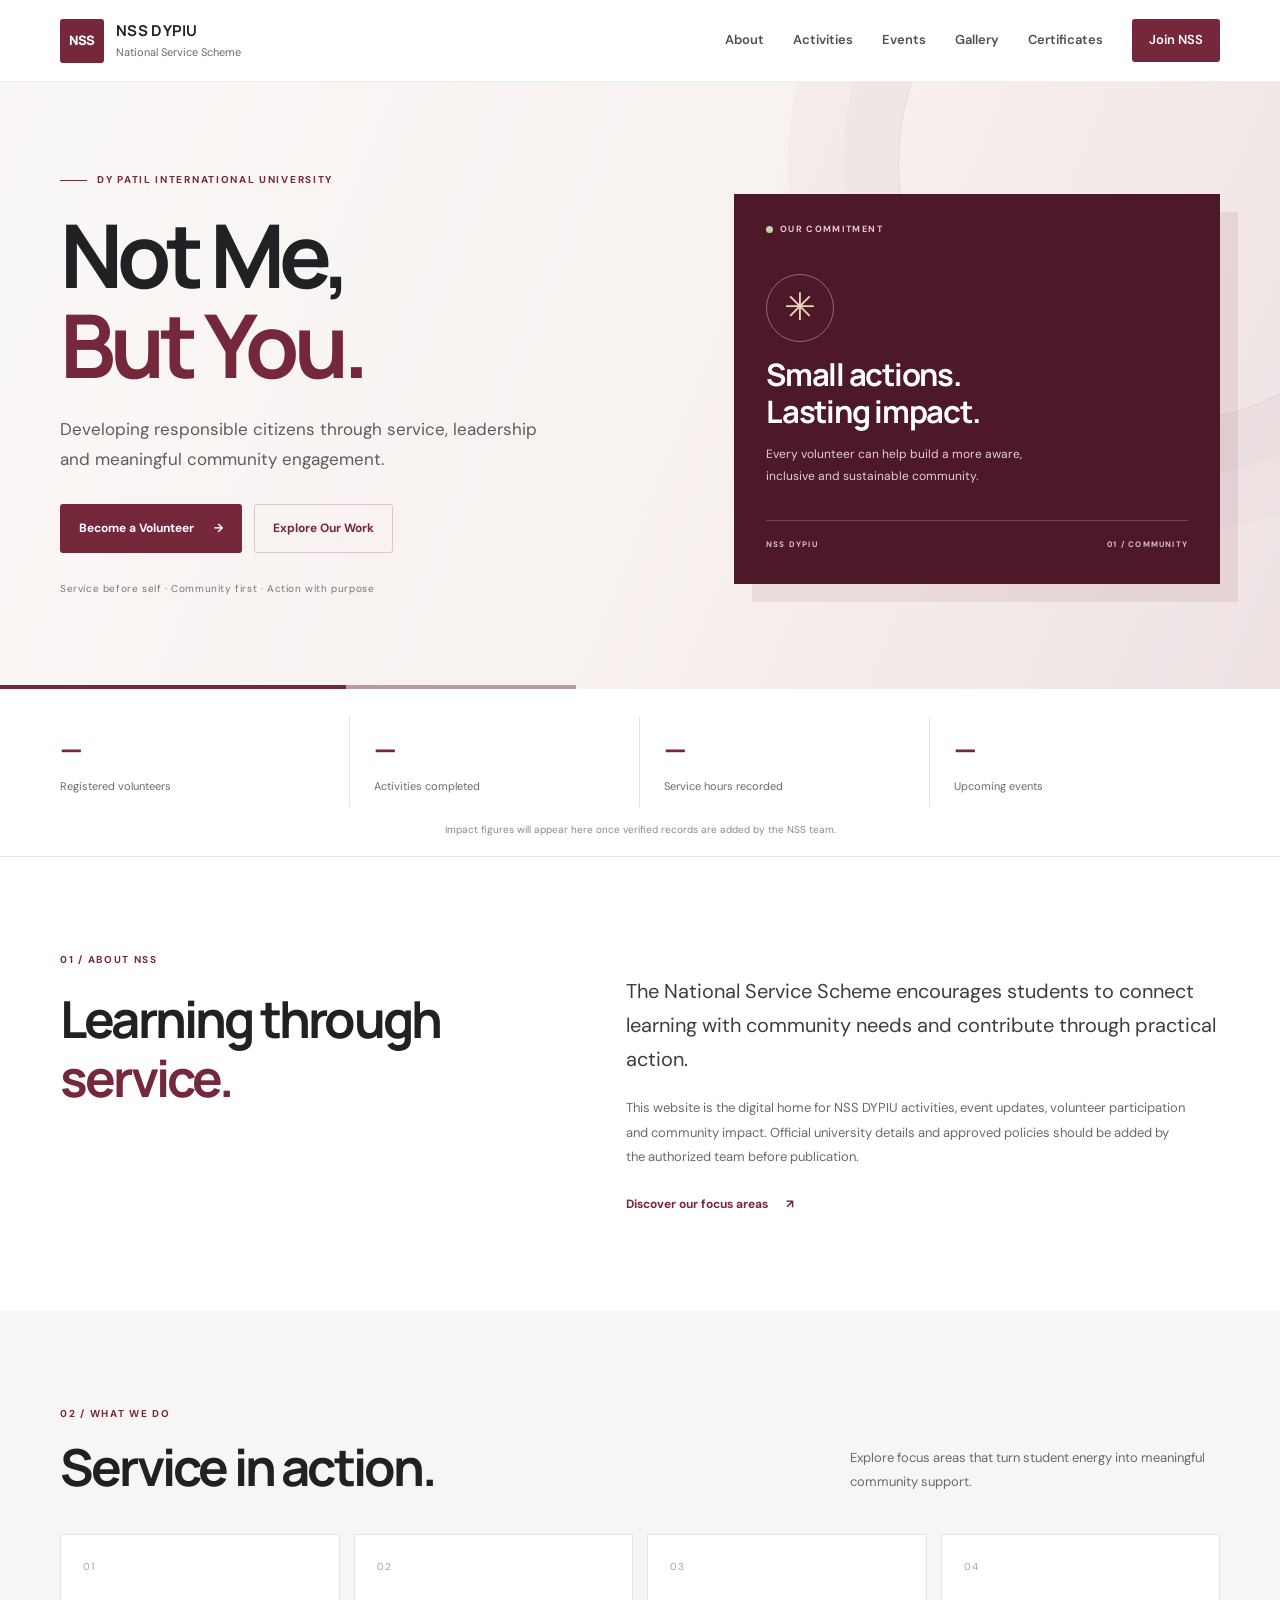
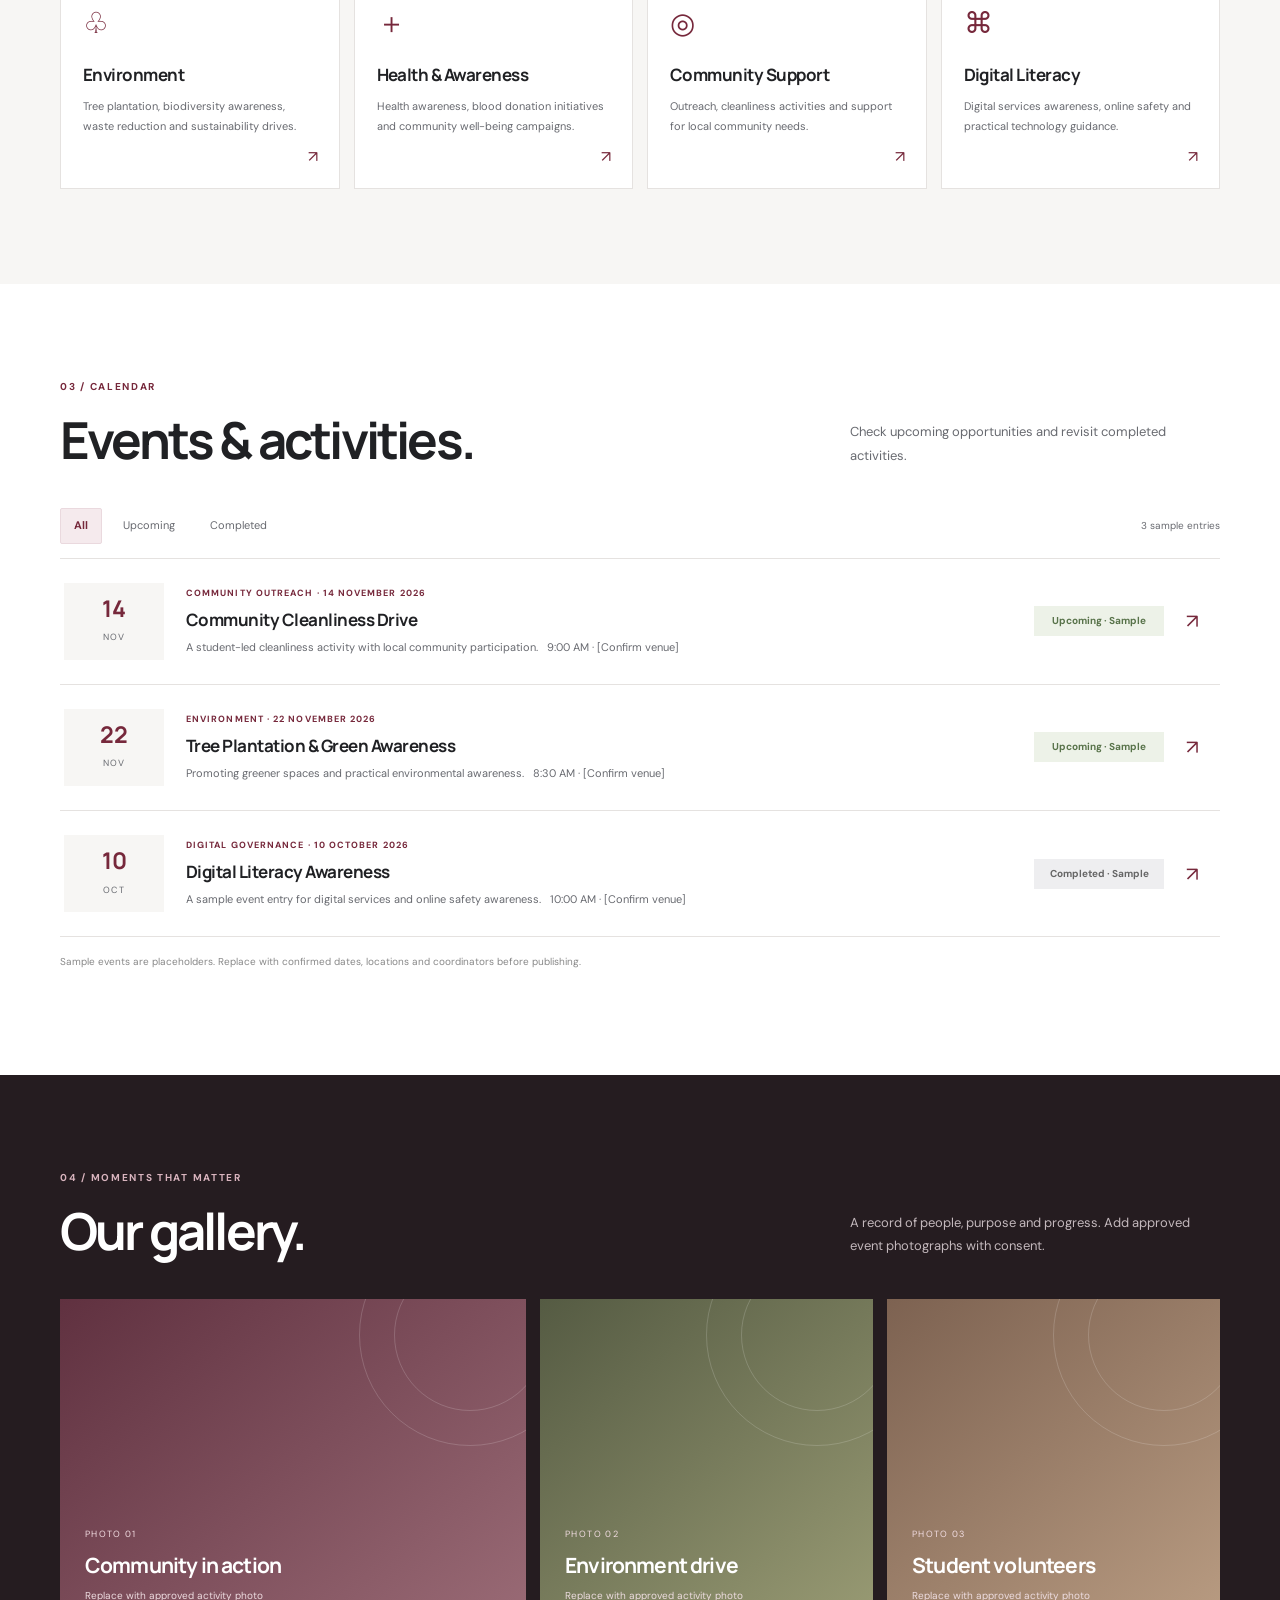
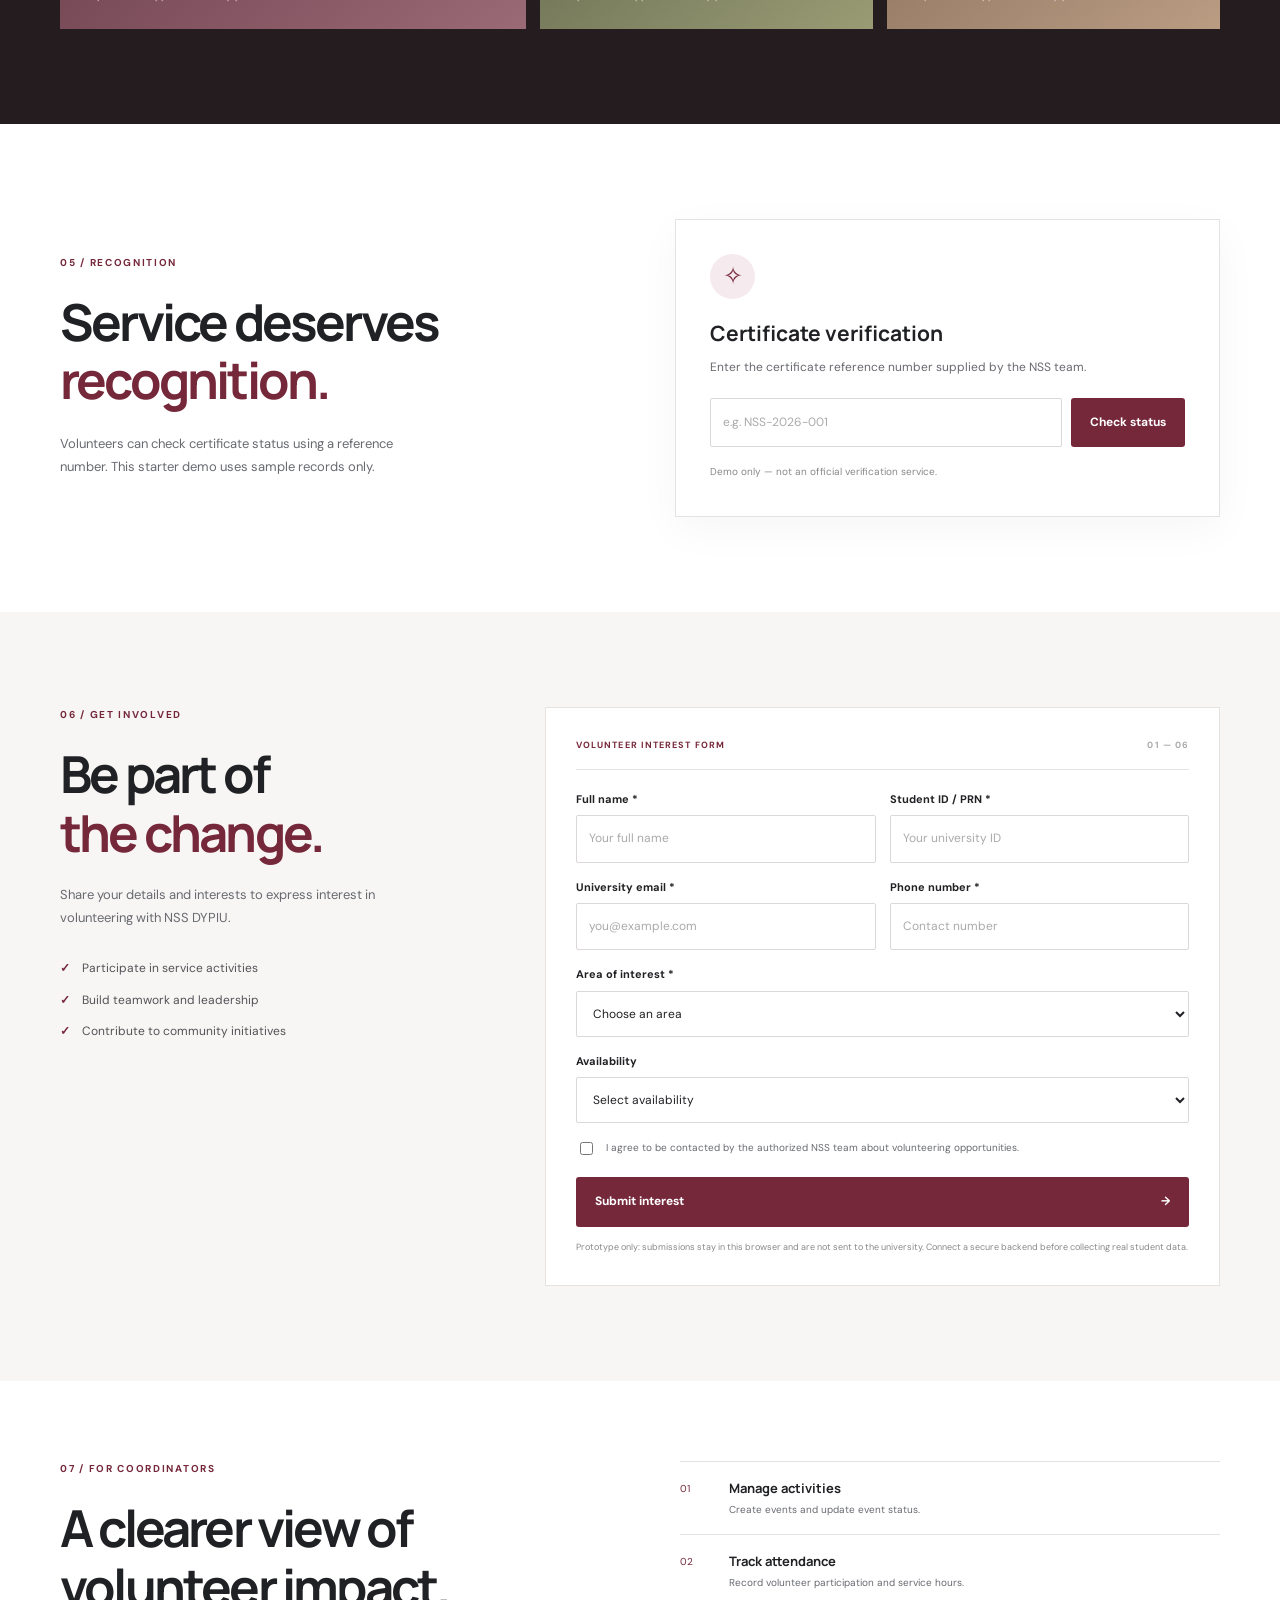
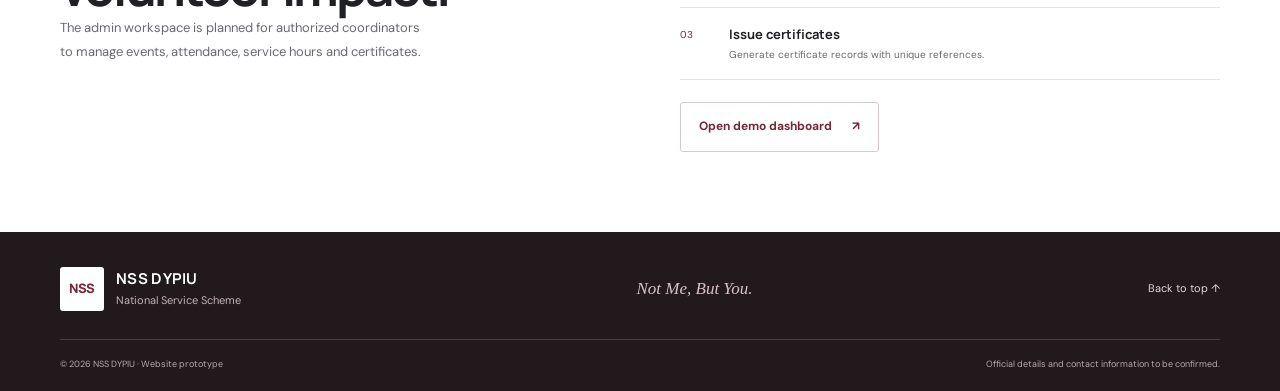
<file: index.html>
<!DOCTYPE html>
<html lang="en">
<head>
  <meta charset="UTF-8">
  <meta name="viewport" content="width=device-width, initial-scale=1.0">
  <meta name="description" content="NSS DYPIU — National Service Scheme activities, events, volunteering and community impact.">
  <title>NSS DYPIU | National Service Scheme</title>
  <link rel="stylesheet" href="styles.css">
</head>
<body>
  <a class="skip-link" href="#main">Skip to content</a>
  <header class="site-header">
    <div class="container nav-wrap">
      <a class="brand" href="#home" aria-label="NSS DYPIU home">
        <span class="brand-mark" aria-hidden="true">NSS</span>
        <span><strong>NSS DYPIU</strong><small>National Service Scheme</small></span>
      </a>
      <button class="menu-toggle" id="menuToggle" aria-label="Open navigation" aria-expanded="false">☰</button>
      <nav class="main-nav" id="mainNav" aria-label="Main navigation">
        <a href="#about">About</a>
        <a href="#activities">Activities</a>
        <a href="#events">Events</a>
        <a href="#gallery">Gallery</a>
        <a href="#certificates">Certificates</a>
        <a class="nav-cta" href="#register">Join NSS</a>
      </nav>
    </div>
  </header>

  <main id="main">
    <section class="hero" id="home">
      <div class="container hero-grid">
        <div class="hero-copy">
          <p class="eyebrow"><span class="eyebrow-line"></span> DY Patil International University</p>
          <h1>Not Me,<br><span>But You.</span></h1>
          <p class="hero-lead">Developing responsible citizens through service, leadership and meaningful community engagement.</p>
          <div class="hero-actions">
            <a class="button button-primary" href="#register">Become a Volunteer <span aria-hidden="true">→</span></a>
            <a class="button button-secondary" href="#activities">Explore Our Work</a>
          </div>
          <p class="hero-note">Service before self · Community first · Action with purpose</p>
        </div>
        <div class="hero-panel">
          <div class="panel-top"><span class="status-dot"></span> OUR COMMITMENT</div>
          <div class="panel-emblem" aria-hidden="true"><span>✳</span></div>
          <h2>Small actions.<br>Lasting impact.</h2>
          <p>Every volunteer can help build a more aware, inclusive and sustainable community.</p>
          <div class="panel-rule"></div>
          <div class="panel-footer"><span>NSS DYPIU</span><span>01 / COMMUNITY</span></div>
        </div>
      </div>
      <div class="hero-bottom-line" aria-hidden="true"></div>
    </section>

    <section class="stats-section" aria-label="NSS impact at a glance">
      <div class="container stats-grid">
        <div class="stat"><strong data-stat="volunteers">—</strong><span>Registered volunteers</span></div>
        <div class="stat"><strong data-stat="activities">—</strong><span>Activities completed</span></div>
        <div class="stat"><strong data-stat="hours">—</strong><span>Service hours recorded</span></div>
        <div class="stat"><strong data-stat="events">—</strong><span>Upcoming events</span></div>
      </div>
      <p class="stats-note">Impact figures will appear here once verified records are added by the NSS team.</p>
    </section>

    <section class="section" id="about">
      <div class="container split-section">
        <div>
          <p class="eyebrow">01 / ABOUT NSS</p>
          <h2 class="section-title">Learning through<br><span>service.</span></h2>
        </div>
        <div class="section-copy">
          <p class="large-copy">The National Service Scheme encourages students to connect learning with community needs and contribute through practical action.</p>
          <p>This website is the digital home for NSS DYPIU activities, event updates, volunteer participation and community impact. Official university details and approved policies should be added by the authorized team before publication.</p>
          <a class="text-link" href="#activities">Discover our focus areas <span>↗</span></a>
        </div>
      </div>
    </section>

    <section class="section section-soft" id="activities">
      <div class="container">
        <div class="section-heading">
          <div><p class="eyebrow">02 / WHAT WE DO</p><h2 class="section-title">Service in action.</h2></div>
          <p class="section-intro">Explore focus areas that turn student energy into meaningful community support.</p>
        </div>
        <div class="activity-grid">
          <article class="activity-card"><div class="activity-number">01</div><div class="activity-icon">♧</div><h3>Environment</h3><p>Tree plantation, biodiversity awareness, waste reduction and sustainability drives.</p><span class="card-arrow">↗</span></article>
          <article class="activity-card"><div class="activity-number">02</div><div class="activity-icon">＋</div><h3>Health & Awareness</h3><p>Health awareness, blood donation initiatives and community well-being campaigns.</p><span class="card-arrow">↗</span></article>
          <article class="activity-card"><div class="activity-number">03</div><div class="activity-icon">◎</div><h3>Community Support</h3><p>Outreach, cleanliness activities and support for local community needs.</p><span class="card-arrow">↗</span></article>
          <article class="activity-card"><div class="activity-number">04</div><div class="activity-icon">⌘</div><h3>Digital Literacy</h3><p>Digital services awareness, online safety and practical technology guidance.</p><span class="card-arrow">↗</span></article>
        </div>
      </div>
    </section>

    <section class="section" id="events">
      <div class="container">
        <div class="section-heading">
          <div><p class="eyebrow">03 / CALENDAR</p><h2 class="section-title">Events & activities.</h2></div>
          <p class="section-intro">Check upcoming opportunities and revisit completed activities.</p>
        </div>
        <div class="event-toolbar">
          <div class="filter-tabs" role="group" aria-label="Filter events">
            <button class="filter-btn active" data-filter="all">All</button>
            <button class="filter-btn" data-filter="upcoming">Upcoming</button>
            <button class="filter-btn" data-filter="completed">Completed</button>
          </div>
          <span class="small-label" id="eventCount">Loading events…</span>
        </div>
        <div class="event-list" id="eventList" aria-live="polite"></div>
        <p class="section-footnote">Sample events are placeholders. Replace with confirmed dates, locations and coordinators before publishing.</p>
      </div>
    </section>

    <section class="section section-dark" id="gallery">
      <div class="container">
        <div class="section-heading section-heading-light">
          <div><p class="eyebrow">04 / MOMENTS THAT MATTER</p><h2 class="section-title">Our gallery.</h2></div>
          <p class="section-intro">A record of people, purpose and progress. Add approved event photographs with consent.</p>
        </div>
        <div class="gallery-grid">
          <div class="gallery-item gallery-large"><div class="gallery-placeholder"><span>PHOTO 01</span><strong>Community in action</strong><small>Replace with approved activity photo</small></div></div>
          <div class="gallery-item"><div class="gallery-placeholder gallery-olive"><span>PHOTO 02</span><strong>Environment drive</strong><small>Replace with approved activity photo</small></div></div>
          <div class="gallery-item"><div class="gallery-placeholder gallery-sand"><span>PHOTO 03</span><strong>Student volunteers</strong><small>Replace with approved activity photo</small></div></div>
        </div>
      </div>
    </section>

    <section class="section" id="certificates">
      <div class="container certificate-layout">
        <div>
          <p class="eyebrow">05 / RECOGNITION</p>
          <h2 class="section-title">Service deserves<br><span>recognition.</span></h2>
          <p class="section-intro">Volunteers can check certificate status using a reference number. This starter demo uses sample records only.</p>
        </div>
        <div class="certificate-box">
          <div class="certificate-icon">✧</div>
          <h3>Certificate verification</h3>
          <p>Enter the certificate reference number supplied by the NSS team.</p>
          <form id="certificateForm" class="inline-form">
            <label class="sr-only" for="certificateId">Certificate reference number</label>
            <input id="certificateId" name="certificateId" placeholder="e.g. NSS-2026-001" required>
            <button class="button button-primary" type="submit">Check status</button>
          </form>
          <div id="certificateResult" class="form-message" aria-live="polite"></div>
          <small class="muted">Demo only — not an official verification service.</small>
        </div>
      </div>
    </section>

    <section class="section section-soft" id="register">
      <div class="container register-layout">
        <div>
          <p class="eyebrow">06 / GET INVOLVED</p>
          <h2 class="section-title">Be part of<br><span>the change.</span></h2>
          <p class="section-intro">Share your details and interests to express interest in volunteering with NSS DYPIU.</p>
          <div class="register-points"><p><span>✓</span> Participate in service activities</p><p><span>✓</span> Build teamwork and leadership</p><p><span>✓</span> Contribute to community initiatives</p></div>
        </div>
        <form class="registration-form" id="registrationForm">
          <div class="form-heading"><span>VOLUNTEER INTEREST FORM</span><span>01 — 06</span></div>
          <div class="form-row">
            <div class="field"><label for="fullName">Full name *</label><input id="fullName" name="fullName" autocomplete="name" required placeholder="Your full name"></div>
            <div class="field"><label for="studentId">Student ID / PRN *</label><input id="studentId" name="studentId" required placeholder="Your university ID"></div>
          </div>
          <div class="form-row">
            <div class="field"><label for="email">University email *</label><input id="email" name="email" type="email" autocomplete="email" required placeholder="you@example.com"></div>
            <div class="field"><label for="phone">Phone number *</label><input id="phone" name="phone" type="tel" autocomplete="tel" required pattern="[0-9+() -]{8,18}" placeholder="Contact number"></div>
          </div>
          <div class="field"><label for="interest">Area of interest *</label><select id="interest" name="interest" required><option value="">Choose an area</option><option>Environment & sustainability</option><option>Health & awareness</option><option>Community outreach</option><option>Digital literacy</option><option>Event management</option><option>Design, photography & social media</option><option>Open to all activities</option></select></div>
          <div class="field"><label for="availability">Availability</label><select id="availability" name="availability"><option value="">Select availability</option><option>Weekdays</option><option>Weekends</option><option>Both weekdays and weekends</option><option>Depends on my schedule</option></select></div>
          <label class="consent"><input type="checkbox" id="consent" required><span>I agree to be contacted by the authorized NSS team about volunteering opportunities.</span></label>
          <button class="button button-primary button-full" type="submit">Submit interest <span>→</span></button>
          <div id="registrationMessage" class="form-message" aria-live="polite"></div>
          <p class="form-disclaimer">Prototype only: submissions stay in this browser and are not sent to the university. Connect a secure backend before collecting real student data.</p>
        </form>
      </div>
    </section>

    <section class="section admin-preview" id="admin">
      <div class="container admin-preview-inner">
        <div><p class="eyebrow">07 / FOR COORDINATORS</p><h2 class="section-title">A clearer view of<br>volunteer impact.</h2><p class="section-intro">The admin workspace is planned for authorized coordinators to manage events, attendance, service hours and certificates.</p></div>
        <div class="admin-features"><div><span>01</span><strong>Manage activities</strong><small>Create events and update event status.</small></div><div><span>02</span><strong>Track attendance</strong><small>Record volunteer participation and service hours.</small></div><div><span>03</span><strong>Issue certificates</strong><small>Generate certificate records with unique references.</small></div><a class="button button-secondary" href="admin.html">Open demo dashboard <span>↗</span></a></div>
      </div>
    </section>
  </main>

  <footer class="site-footer">
    <div class="container footer-top">
      <a class="brand brand-light" href="#home"><span class="brand-mark">NSS</span><span><strong>NSS DYPIU</strong><small>National Service Scheme</small></span></a>
      <p>Not Me, But You.</p>
      <a href="#home" class="back-top">Back to top ↑</a>
    </div>
    <div class="container footer-bottom"><span>© <span id="year"></span> NSS DYPIU · Website prototype</span><span>Official details and contact information to be confirmed.</span></div>
  </footer>
  <script src="script.js"></script>
</body>
</html>
</file>
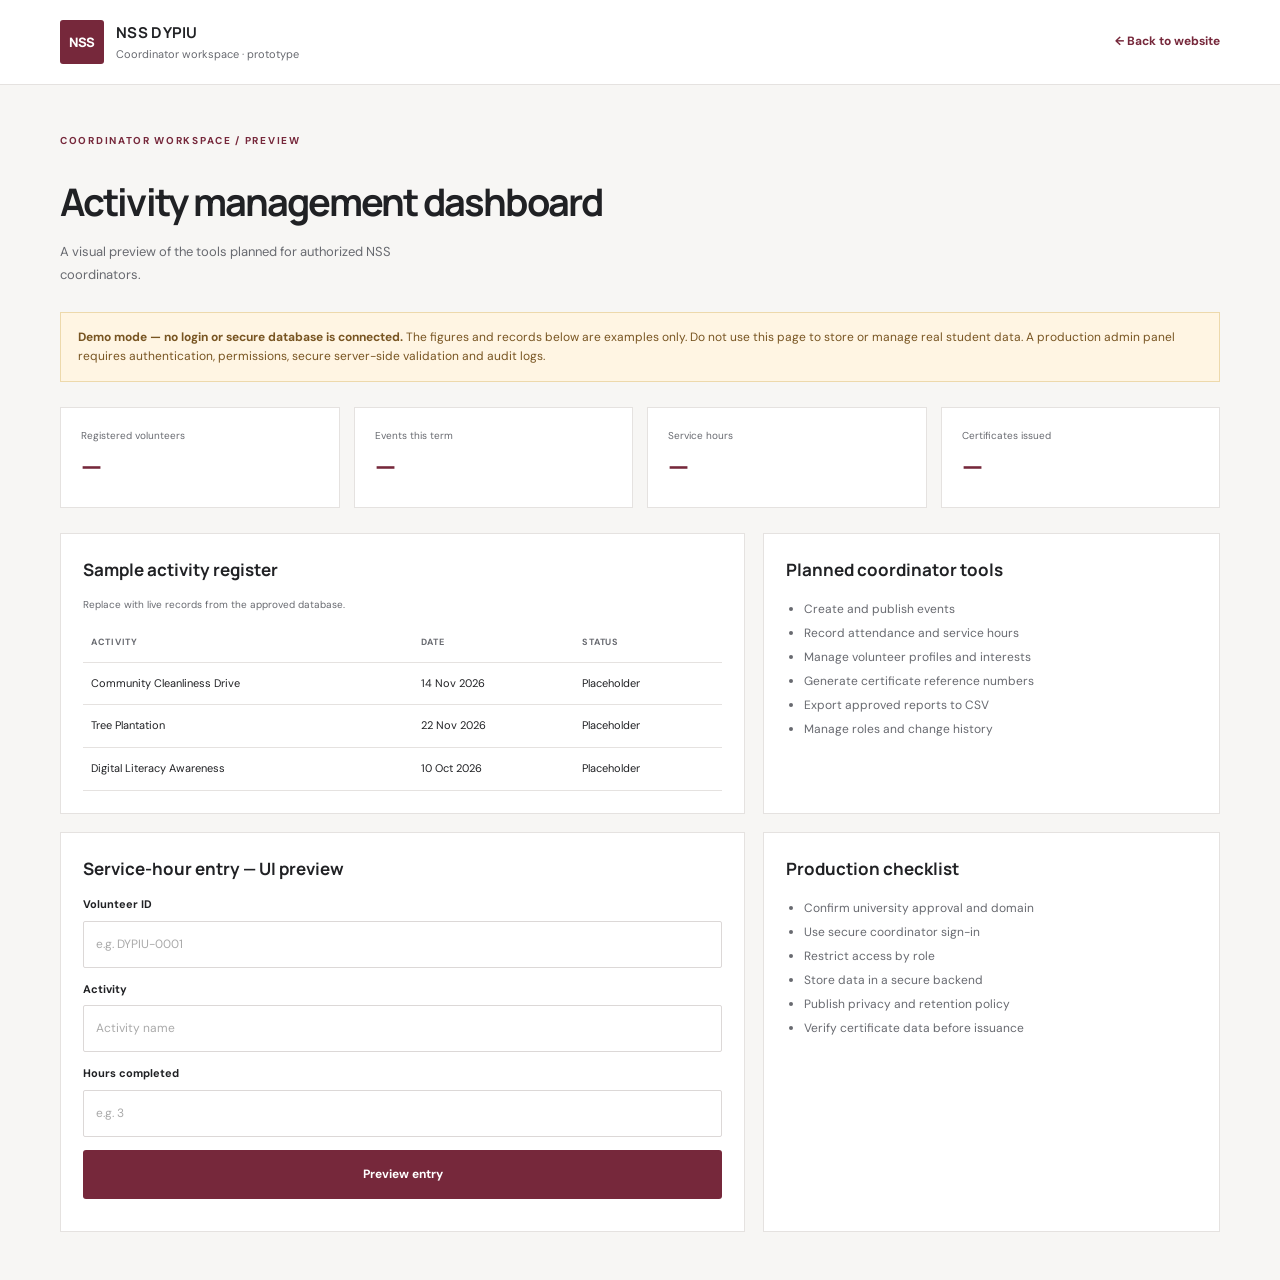
<file: admin.html>
<!DOCTYPE html>
<html lang="en">
<head>
  <meta charset="UTF-8"><meta name="viewport" content="width=device-width, initial-scale=1.0">
  <title>NSS DYPIU | Admin Demo</title><link rel="stylesheet" href="styles.css">
  <style>
    .admin-page{background:#f7f6f4;min-height:100vh}.admin-head{background:#fff;border-bottom:1px solid var(--line);padding:20px 0}.admin-head .container{display:flex;justify-content:space-between;align-items:center;gap:20px}.admin-content{padding:48px 0}.admin-title{font-family:var(--display);font-size:38px;letter-spacing:-.05em;margin:0 0 8px}.admin-warning{padding:15px 17px;background:#fff5e3;border:1px solid #edd9ac;color:#785522;font-size:12px;margin:25px 0}.admin-kpis{display:grid;grid-template-columns:repeat(4,1fr);gap:14px;margin:25px 0}.kpi{padding:20px;background:#fff;border:1px solid var(--line)}.kpi span{display:block;font-size:10px;color:var(--muted)}.kpi strong{display:block;font-family:var(--display);font-size:27px;color:var(--maroon)}.admin-columns{display:grid;grid-template-columns:1.2fr .8fr;gap:18px}.admin-card{background:#fff;border:1px solid var(--line);padding:22px;min-width:0}.admin-card h2{font-family:var(--display);font-size:17px}.admin-table{width:100%;border-collapse:collapse;font-size:11px}.admin-table th,.admin-table td{text-align:left;padding:12px 8px;border-bottom:1px solid var(--line)}.admin-table th{font-size:9px;color:var(--muted);text-transform:uppercase;letter-spacing:.08em}.admin-form .field{margin-bottom:13px}.admin-form .button{width:100%}.demo-list{padding-left:18px;font-size:12px;color:var(--muted);line-height:2}.admin-back{font-size:12px;color:var(--maroon);font-weight:700}@media(max-width:760px){.admin-kpis{grid-template-columns:repeat(2,1fr)}.admin-columns{grid-template-columns:1fr}.admin-content{padding:30px 0}.admin-title{font-size:31px}.admin-head .container{align-items:flex-start;flex-direction:column}}
  </style>
</head>
<body class="admin-page">
  <header class="admin-head"><div class="container"><a class="brand" href="index.html"><span class="brand-mark">NSS</span><span><strong>NSS DYPIU</strong><small>Coordinator workspace · prototype</small></span></a><a class="admin-back" href="index.html">← Back to website</a></div></header>
  <main class="container admin-content">
    <p class="eyebrow">COORDINATOR WORKSPACE / PREVIEW</p>
    <h1 class="admin-title">Activity management dashboard</h1>
    <p class="section-intro">A visual preview of the tools planned for authorized NSS coordinators.</p>
    <div class="admin-warning"><strong>Demo mode — no login or secure database is connected.</strong> The figures and records below are examples only. Do not use this page to store or manage real student data. A production admin panel requires authentication, permissions, secure server-side validation and audit logs.</div>
    <div class="admin-kpis">
      <div class="kpi"><span>Registered volunteers</span><strong>—</strong></div><div class="kpi"><span>Events this term</span><strong>—</strong></div><div class="kpi"><span>Service hours</span><strong>—</strong></div><div class="kpi"><span>Certificates issued</span><strong>—</strong></div>
    </div>
    <div class="admin-columns">
      <section class="admin-card"><h2>Sample activity register</h2><p class="small-label">Replace with live records from the approved database.</p><div style="overflow-x:auto"><table class="admin-table"><thead><tr><th>Activity</th><th>Date</th><th>Status</th></tr></thead><tbody><tr><td>Community Cleanliness Drive</td><td>14 Nov 2026</td><td>Placeholder</td></tr><tr><td>Tree Plantation</td><td>22 Nov 2026</td><td>Placeholder</td></tr><tr><td>Digital Literacy Awareness</td><td>10 Oct 2026</td><td>Placeholder</td></tr></tbody></table></div></section>
      <section class="admin-card"><h2>Planned coordinator tools</h2><ul class="demo-list"><li>Create and publish events</li><li>Record attendance and service hours</li><li>Manage volunteer profiles and interests</li><li>Generate certificate reference numbers</li><li>Export approved reports to CSV</li><li>Manage roles and change history</li></ul></section>
    </div>
    <div class="admin-columns" style="margin-top:18px">
      <section class="admin-card"><h2>Service-hour entry — UI preview</h2><form class="admin-form" id="hoursForm"><div class="field"><label for="volunteer">Volunteer ID</label><input id="volunteer" required placeholder="e.g. DYPIU-0001"></div><div class="field"><label for="activity">Activity</label><input id="activity" required placeholder="Activity name"></div><div class="field"><label for="hours">Hours completed</label><input id="hours" type="number" min="0.5" max="24" step="0.5" required placeholder="e.g. 3"></div><button class="button button-primary" type="submit">Preview entry</button><div class="form-message" id="hoursMessage" aria-live="polite"></div></form></section>
      <section class="admin-card"><h2>Production checklist</h2><ul class="demo-list"><li>Confirm university approval and domain</li><li>Use secure coordinator sign-in</li><li>Restrict access by role</li><li>Store data in a secure backend</li><li>Publish privacy and retention policy</li><li>Verify certificate data before issuance</li></ul></section>
    </div>
  </main>
  <script>
    document.getElementById('hoursForm').addEventListener('submit',e=>{e.preventDefault();const h=Number(document.getElementById('hours').value);const m=document.getElementById('hoursMessage');m.className='form-message success';m.textContent=`Preview only: ${h} hour(s) for ${document.getElementById('volunteer').value} on ${document.getElementById('activity').value}. This was not saved.`;});
  </script>
</body>
</html>
</file>
<file: styles.css>
@import url('https://fonts.googleapis.com/css2?family=DM+Sans:wght@400;500;600;700&family=Manrope:wght@400;500;600;700;800&display=swap');
:root{--maroon:#76283b;--maroon-dark:#4d1827;--maroon-light:#f5eaed;--ink:#202124;--muted:#686a70;--line:#e5e2e0;--paper:#fff;--soft:#f7f6f4;--olive:#a6a77b;--serif:Georgia,'Times New Roman',serif;--sans:'DM Sans',Arial,sans-serif;--display:'Manrope',Arial,sans-serif}
*{box-sizing:border-box}html{scroll-behavior:smooth;scroll-padding-top:90px}body{margin:0;background:var(--paper);color:var(--ink);font-family:var(--sans);line-height:1.6}a{color:inherit;text-decoration:none}button,input,select{font:inherit}.container{width:min(1160px,calc(100% - 48px));margin-inline:auto}.skip-link{position:absolute;top:-50px;left:20px;background:#fff;padding:10px;z-index:100}.skip-link:focus{top:10px}.site-header{height:82px;display:flex;align-items:center;background:#fff;border-bottom:1px solid #eee;position:sticky;top:0;z-index:30}.nav-wrap{display:flex;align-items:center;justify-content:space-between}.brand{display:flex;align-items:center;gap:12px}.brand-mark{display:grid;place-items:center;width:44px;height:44px;background:var(--maroon);color:#fff;font-family:var(--display);font-weight:800;font-size:13px;letter-spacing:-.5px;border-radius:3px}.brand strong{display:block;font-family:var(--display);font-size:15px;letter-spacing:.02em}.brand small{display:block;color:var(--muted);font-size:11px;margin-top:1px}.main-nav{display:flex;align-items:center;gap:29px;font-size:13px;font-weight:600}.main-nav>a:not(.nav-cta){color:#4f5054}.main-nav>a:hover,.text-link:hover{color:var(--maroon)}.nav-cta{padding:11px 17px;background:var(--maroon);color:#fff;border-radius:3px}.menu-toggle{display:none;border:0;background:none;font-size:25px;color:var(--maroon);cursor:pointer}.hero{position:relative;overflow:hidden;background:linear-gradient(112deg,#faf8f7 0%,#f7f1ef 55%,#efe3e4 100%);padding:90px 0 82px}.hero:after{content:"";position:absolute;right:-140px;top:-180px;width:520px;height:520px;border:1px solid rgba(118,40,59,.12);border-radius:50%;box-shadow:0 0 0 55px rgba(118,40,59,.025),0 0 0 110px rgba(118,40,59,.02);pointer-events:none}.hero-grid{display:grid;grid-template-columns:1.1fr .9fr;gap:80px;align-items:center;position:relative;z-index:1}.eyebrow{display:flex;align-items:center;gap:10px;font-size:10px;font-weight:700;letter-spacing:.17em;color:var(--maroon);margin:0 0 22px;text-transform:uppercase}.eyebrow-line{width:27px;height:1px;background:var(--maroon)}h1,h2,h3,p{margin-top:0}.hero h1{font-family:var(--display);font-size:clamp(54px,7vw,88px);line-height:1.02;letter-spacing:-.065em;margin:0 0 24px;font-weight:700}.hero h1 span,.section-title span{color:var(--maroon)}.hero-lead{font-size:17px;color:#5c5b60;max-width:490px;line-height:1.8;margin-bottom:29px}.hero-actions{display:flex;gap:12px;flex-wrap:wrap}.button{display:inline-flex;align-items:center;justify-content:center;gap:20px;padding:14px 18px;border:1px solid transparent;border-radius:3px;font-weight:700;font-size:12px;cursor:pointer;transition:transform .2s,background .2s}.button:hover{transform:translateY(-2px)}.button-primary{background:var(--maroon);color:#fff}.button-primary:hover{background:var(--maroon-dark)}.button-secondary{border-color:#d8c8cc;color:var(--maroon);background:transparent}.hero-note{font-size:10px;letter-spacing:.06em;color:#777;margin-top:28px}.hero-panel{min-height:390px;background:var(--maroon-dark);color:#fff;padding:28px 32px;position:relative;box-shadow:18px 18px 0 rgba(118,40,59,.09)}.panel-top,.panel-footer{display:flex;align-items:center;justify-content:space-between;font-size:9px;letter-spacing:.15em;font-weight:700}.status-dot{width:7px;height:7px;background:#c7d1a4;border-radius:50%;display:inline-block;margin-right:7px}.panel-top{justify-content:flex-start;color:#e3cbd1}.panel-emblem{margin:37px 0 14px;width:68px;height:68px;border:1px solid rgba(255,255,255,.35);border-radius:50%;display:grid;place-items:center}.panel-emblem span{font-size:38px;color:#e8d4b7}.hero-panel h2{font-family:var(--display);font-size:31px;line-height:1.2;letter-spacing:-.04em;margin-bottom:14px}.hero-panel p{font-size:12px;color:#e1cfd3;max-width:300px;line-height:1.8}.panel-rule{height:1px;background:rgba(255,255,255,.2);margin-top:33px}.panel-footer{margin-top:17px;color:#d9bfc6;font-size:8px}.hero-bottom-line{position:absolute;bottom:0;left:0;right:0;height:4px;background:linear-gradient(90deg,var(--maroon) 0 27%,#b99a9f 27% 45%,transparent 45%)}.stats-section{padding:28px 0 18px;border-bottom:1px solid var(--line)}.stats-grid{display:grid;grid-template-columns:repeat(4,1fr)}.stat{padding:9px 24px;border-right:1px solid var(--line)}.stat:first-child{padding-left:0}.stat:last-child{border:0}.stat strong{display:block;font-family:var(--display);font-size:29px;letter-spacing:-.05em;color:var(--maroon)}.stat span{font-size:11px;color:var(--muted)}.stats-note{font-size:10px;color:#89878a;text-align:center;margin:15px 0 0}.section{padding:95px 0}.split-section{display:grid;grid-template-columns:.9fr 1.1fr;gap:80px}.section-title{font-family:var(--display);font-size:clamp(34px,4vw,51px);line-height:1.15;letter-spacing:-.055em;margin:0;font-weight:700}.section-copy{padding-top:22px}.large-copy{font-size:20px;line-height:1.7;color:#3d3c40}.section-copy>p:not(.large-copy){font-size:13px;color:var(--muted);line-height:1.9;max-width:560px}.text-link{display:inline-flex;gap:18px;align-items:center;color:var(--maroon);font-size:12px;font-weight:700;margin-top:12px}.section-soft{background:var(--soft)}.section-heading{display:flex;align-items:end;justify-content:space-between;gap:40px;margin-bottom:38px}.section-heading .eyebrow{margin-bottom:16px}.section-intro{max-width:370px;color:var(--muted);font-size:13px;line-height:1.8;margin-bottom:3px}.activity-grid{display:grid;grid-template-columns:repeat(4,1fr);gap:14px}.activity-card{background:#fff;border:1px solid var(--line);padding:24px 22px 27px;position:relative;min-height:250px;transition:transform .2s,border-color .2s}.activity-card:hover{transform:translateY(-4px);border-color:#c8aeb5}.activity-number{font-size:10px;color:#a6a0a2;letter-spacing:.1em}.activity-icon{font-size:29px;color:var(--maroon);margin:25px 0 14px}.activity-card h3{font-family:var(--display);font-size:17px;letter-spacing:-.03em;margin-bottom:9px}.activity-card p{font-size:11px;color:var(--muted);line-height:1.8;margin-bottom:25px}.card-arrow{position:absolute;bottom:19px;right:21px;color:var(--maroon)}.event-toolbar{display:flex;justify-content:space-between;align-items:center;border-bottom:1px solid var(--line);padding-bottom:14px;margin-bottom:0}.filter-tabs{display:flex;gap:7px}.filter-btn{background:transparent;border:1px solid transparent;padding:8px 13px;font-size:11px;color:var(--muted);cursor:pointer;border-radius:2px}.filter-btn.active{background:var(--maroon-light);color:var(--maroon);border-color:#ead9de;font-weight:700}.small-label{font-size:10px;color:var(--muted)}.event-row{display:grid;grid-template-columns:100px 1fr 130px 30px;gap:22px;align-items:center;padding:24px 4px;border-bottom:1px solid var(--line)}.event-date{background:var(--soft);text-align:center;padding:12px 5px}.event-date strong{display:block;font-family:var(--display);font-size:23px;color:var(--maroon);line-height:1.2}.event-date span{font-size:9px;letter-spacing:.12em;text-transform:uppercase;color:var(--muted)}.event-meta{font-size:9px;letter-spacing:.12em;text-transform:uppercase;color:var(--maroon);font-weight:700;margin-bottom:6px}.event-info h3{font-size:17px;font-family:var(--display);margin-bottom:5px;letter-spacing:-.03em}.event-info p{font-size:11px;color:var(--muted);margin:0;line-height:1.7}.event-status{font-size:10px;font-weight:700;color:#58734a;background:#edf2e8;padding:7px 9px;text-align:center}.event-status.completed{background:#eeeef0;color:#666}.event-arrow{color:var(--maroon);font-size:20px}.section-footnote{font-size:10px;color:#888;margin-top:17px}.section-dark{background:#251c20;color:#fff}.section-heading-light .section-intro{color:#c3b8bc}.section-heading-light .eyebrow{color:#d9b4be}.section-heading-light .eyebrow-line{background:#d9b4be}.section-heading-light .section-title{color:#fff}.gallery-grid{display:grid;grid-template-columns:1.4fr 1fr 1fr;gap:14px}.gallery-item{min-height:240px}.gallery-large{min-height:330px}.gallery-placeholder{height:100%;min-height:240px;background:linear-gradient(140deg,#603140,#9a6b76);display:flex;flex-direction:column;justify-content:end;align-items:start;padding:25px;position:relative;overflow:hidden}.gallery-placeholder:before,.gallery-placeholder:after{content:"";position:absolute;border:1px solid rgba(255,255,255,.17);width:220px;height:220px;border-radius:50%;top:-75px;right:-55px}.gallery-placeholder:after{width:150px;height:150px;top:-40px;right:-20px}.gallery-placeholder span,.gallery-placeholder strong,.gallery-placeholder small{position:relative;z-index:1}.gallery-placeholder span{font-size:9px;letter-spacing:.15em;color:#f1dce1;margin-bottom:8px}.gallery-placeholder strong{font-family:var(--display);font-size:21px;letter-spacing:-.04em}.gallery-placeholder small{font-size:10px;color:#eedde1;margin-top:5px}.gallery-olive{background:linear-gradient(140deg,#555b43,#999b74)}.gallery-sand{background:linear-gradient(140deg,#7d6251,#b99c82)}.certificate-layout{display:grid;grid-template-columns:1fr 1fr;gap:70px;align-items:center}.certificate-layout .section-intro{margin-top:22px}.certificate-box{border:1px solid var(--line);padding:34px;background:#fff;box-shadow:0 12px 40px rgba(45,20,28,.04)}.certificate-icon{width:45px;height:45px;display:grid;place-items:center;background:var(--maroon-light);color:var(--maroon);font-size:24px;border-radius:50%;margin-bottom:18px}.certificate-box h3{font-family:var(--display);font-size:21px;margin-bottom:8px}.certificate-box>p{font-size:12px;color:var(--muted)}.inline-form{display:flex;gap:9px;margin:20px 0 10px}.inline-form input{min-width:0;flex:1}.field input,.field select,.inline-form input{width:100%;padding:13px 12px;border:1px solid #dcd8d7;background:#fff;border-radius:2px;font-size:12px;color:var(--ink);outline:none}.field input:focus,.field select:focus,.inline-form input:focus{border-color:var(--maroon);box-shadow:0 0 0 2px #76283b18}.muted{font-size:10px;color:#89878a}.register-layout{display:grid;grid-template-columns:.75fr 1.25fr;gap:80px;align-items:start}.register-layout .section-intro{margin-top:20px}.register-points{margin-top:30px}.register-points p{font-size:12px;color:#545257;display:flex;align-items:center;gap:12px}.register-points span{color:var(--maroon);font-weight:700}.registration-form{background:#fff;border:1px solid var(--line);padding:30px}.form-heading{display:flex;justify-content:space-between;border-bottom:1px solid var(--line);padding-bottom:16px;margin-bottom:21px;font-size:9px;letter-spacing:.12em;font-weight:700;color:var(--maroon)}.form-heading span:last-child{color:#aaa}.form-row{display:grid;grid-template-columns:1fr 1fr;gap:14px}.field{margin-bottom:16px}.field label{display:block;font-size:11px;font-weight:700;margin-bottom:7px}.field input::placeholder,.inline-form input::placeholder{color:#aaa}.field select{appearance:auto}.consent{display:flex;align-items:flex-start;gap:10px;font-size:10px;color:var(--muted);margin:6px 0 19px;line-height:1.7}.consent input{margin-top:3px;accent-color:var(--maroon)}.button-full{width:100%;justify-content:space-between}.form-disclaimer{font-size:9px;line-height:1.7;color:#89878a;margin:13px 0 0}.form-message{font-size:11px;margin-top:10px;line-height:1.7}.form-message.success{color:#3c6b42}.form-message.error{color:#9c2439}.admin-preview{padding:80px 0}.admin-preview-inner{display:grid;grid-template-columns:1fr 1fr;gap:80px}.admin-features{border-top:1px solid var(--line)}.admin-features>div{display:grid;grid-template-columns:36px 1fr;column-gap:13px;padding:16px 0;border-bottom:1px solid var(--line)}.admin-features>div>span{grid-row:span 2;font-size:10px;color:var(--maroon);padding-top:3px}.admin-features strong{font-family:var(--display);font-size:13px}.admin-features small{font-size:10px;color:var(--muted);margin-top:3px}.admin-features .button{margin-top:22px;justify-self:start}.site-footer{background:#21191c;color:#fff;padding:35px 0 20px}.footer-top{display:flex;align-items:center;justify-content:space-between;padding-bottom:28px;border-bottom:1px solid #4b3b41}.brand-light .brand-mark{background:#fff;color:var(--maroon)}.brand-light small{color:#c2b4b8}.footer-top>p{font-family:var(--serif);font-style:italic;color:#d8c2c8;font-size:17px;margin:0}.back-top{font-size:11px;color:#e4d4d8}.footer-bottom{display:flex;justify-content:space-between;gap:20px;padding-top:17px;font-size:9px;color:#b6a9ad}.sr-only{position:absolute;width:1px;height:1px;padding:0;margin:-1px;overflow:hidden;clip:rect(0,0,0,0);white-space:nowrap;border:0}
@media(max-width:900px){.main-nav{gap:16px}.hero-grid{gap:35px}.activity-grid{grid-template-columns:repeat(2,1fr)}.split-section,.register-layout,.admin-preview-inner{gap:45px}.event-row{grid-template-columns:75px 1fr 100px 20px;gap:14px}.section{padding:75px 0}}
@media(max-width:700px){.container{width:min(100% - 34px,560px)}.site-header{height:72px}.menu-toggle{display:block}.main-nav{display:none;position:absolute;top:71px;left:0;right:0;background:#fff;border-bottom:1px solid var(--line);padding:18px 24px 24px;align-items:stretch;gap:0;flex-direction:column;box-shadow:0 15px 25px #0000000a}.main-nav.open{display:flex}.main-nav>a{padding:13px 0;border-bottom:1px solid #f0eded}.main-nav .nav-cta{padding:12px 15px;margin-top:12px;text-align:center;border:0}.hero{padding:62px 0 55px}.hero-grid{grid-template-columns:1fr;gap:42px}.hero h1{font-size:62px}.hero-lead{font-size:15px}.hero-panel{min-height:330px;padding:25px}.panel-emblem{margin-top:25px}.stats-grid{grid-template-columns:repeat(2,1fr);row-gap:18px}.stat{padding:8px 14px;border-right:1px solid var(--line)}.stat:nth-child(2){border:0}.stat:nth-child(3){padding-left:0}.stat strong{font-size:25px}.stats-note{padding:0 15px;line-height:1.6}.section{padding:62px 0}.split-section,.certificate-layout,.register-layout,.admin-preview-inner{grid-template-columns:1fr;gap:25px}.section-copy{padding-top:0}.large-copy{font-size:18px}.section-heading{align-items:start;flex-direction:column;gap:17px;margin-bottom:27px}.section-intro{font-size:12px}.activity-grid{gap:10px}.activity-card{padding:19px 16px;min-height:245px}.activity-card h3{font-size:15px}.activity-card p{font-size:10px}.activity-icon{margin:20px 0 12px}.event-toolbar{align-items:start;flex-direction:column;gap:10px}.event-row{grid-template-columns:60px 1fr 18px;gap:12px;padding:18px 0}.event-status{grid-column:2;justify-self:start;grid-row:2;margin-top:4px}.event-arrow{grid-column:3;grid-row:1}.event-info h3{font-size:14px}.event-info p{font-size:10px}.event-date{padding:10px 2px}.event-date strong{font-size:20px}.event-date span{font-size:8px}.gallery-grid{grid-template-columns:1fr 1fr}.gallery-large{grid-column:span 2;min-height:260px}.gallery-item{min-height:200px}.gallery-placeholder{min-height:200px;padding:18px}.gallery-placeholder strong{font-size:18px}.certificate-box{padding:25px 20px}.inline-form{flex-direction:column}.inline-form .button{width:100%}.registration-form{padding:22px 17px}.form-row{grid-template-columns:1fr;gap:0}.footer-top{align-items:flex-start;gap:20px;flex-wrap:wrap}.footer-top>p{order:3;width:100%}.footer-bottom{flex-direction:column;gap:8px}.admin-preview{padding:62px 0}}
@media(prefers-reduced-motion:reduce){html{scroll-behavior:auto}*,*:before,*:after{transition:none!important}}
</file>
